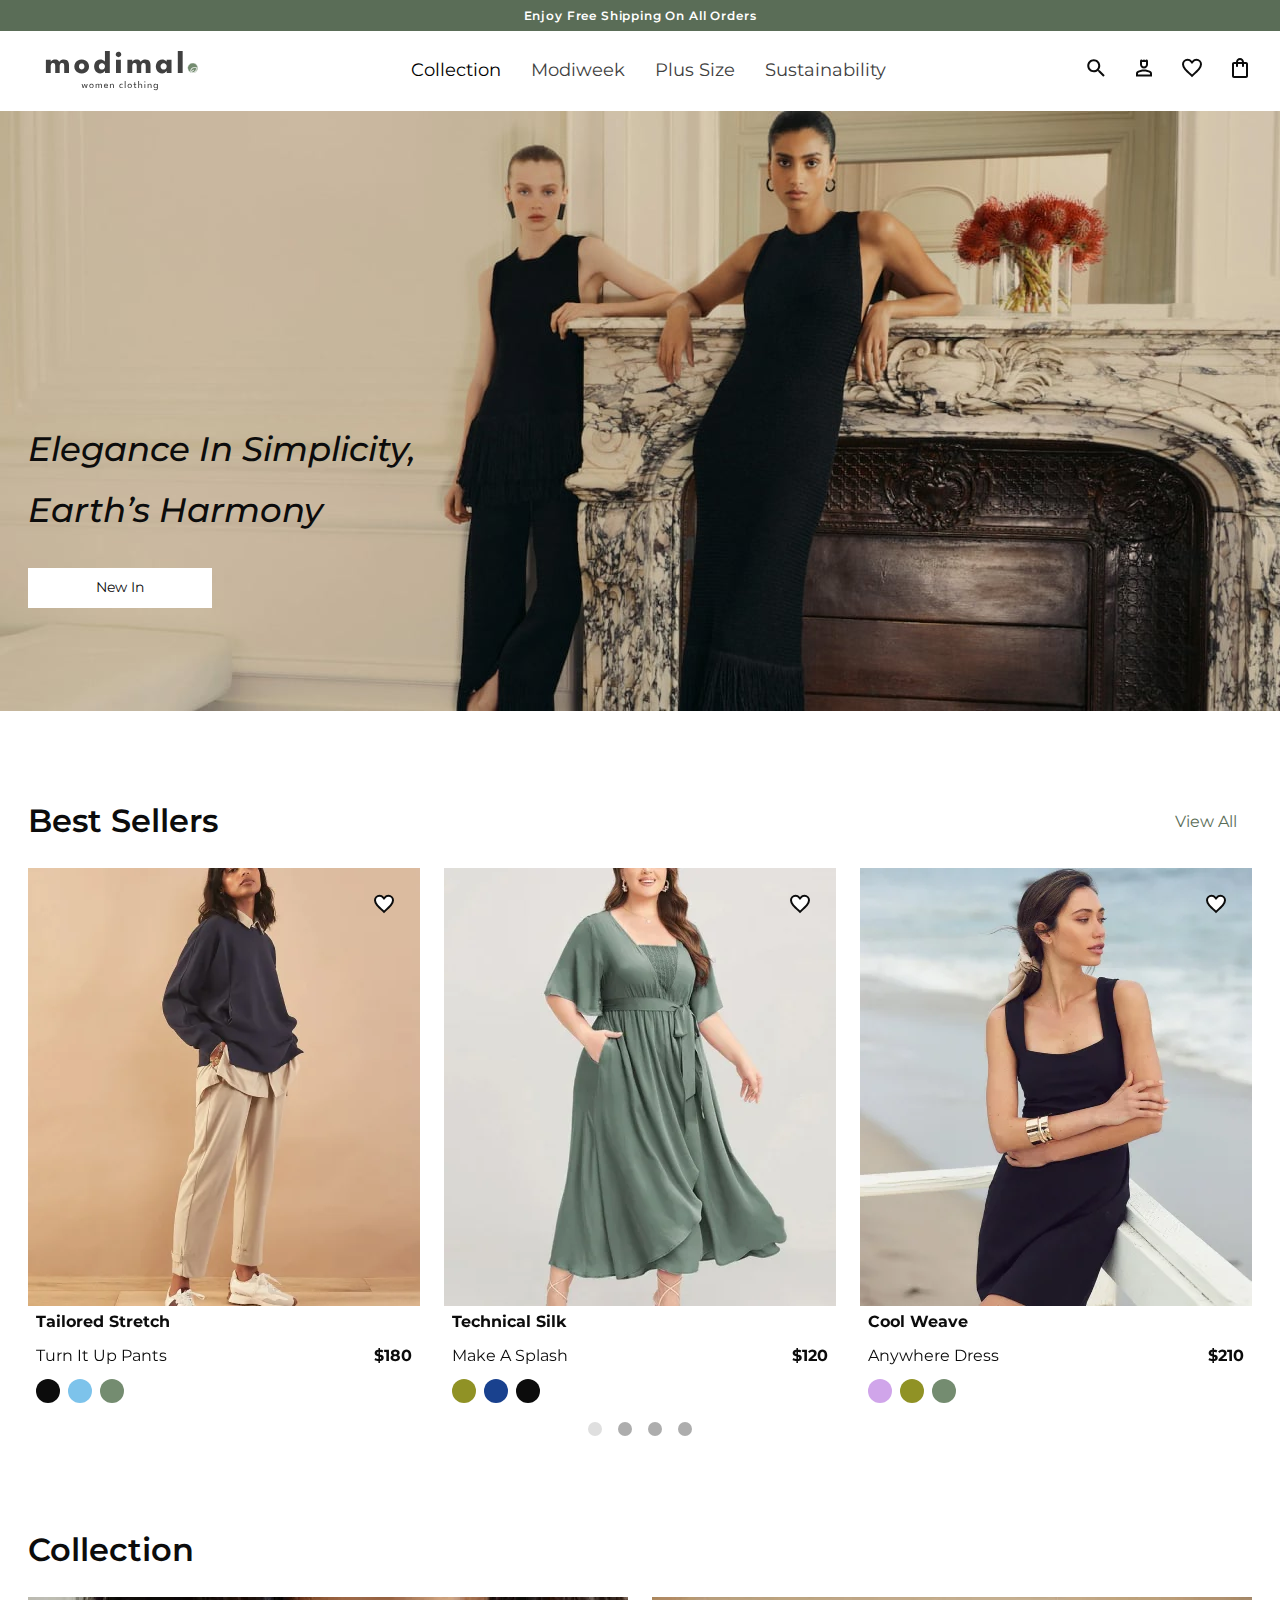
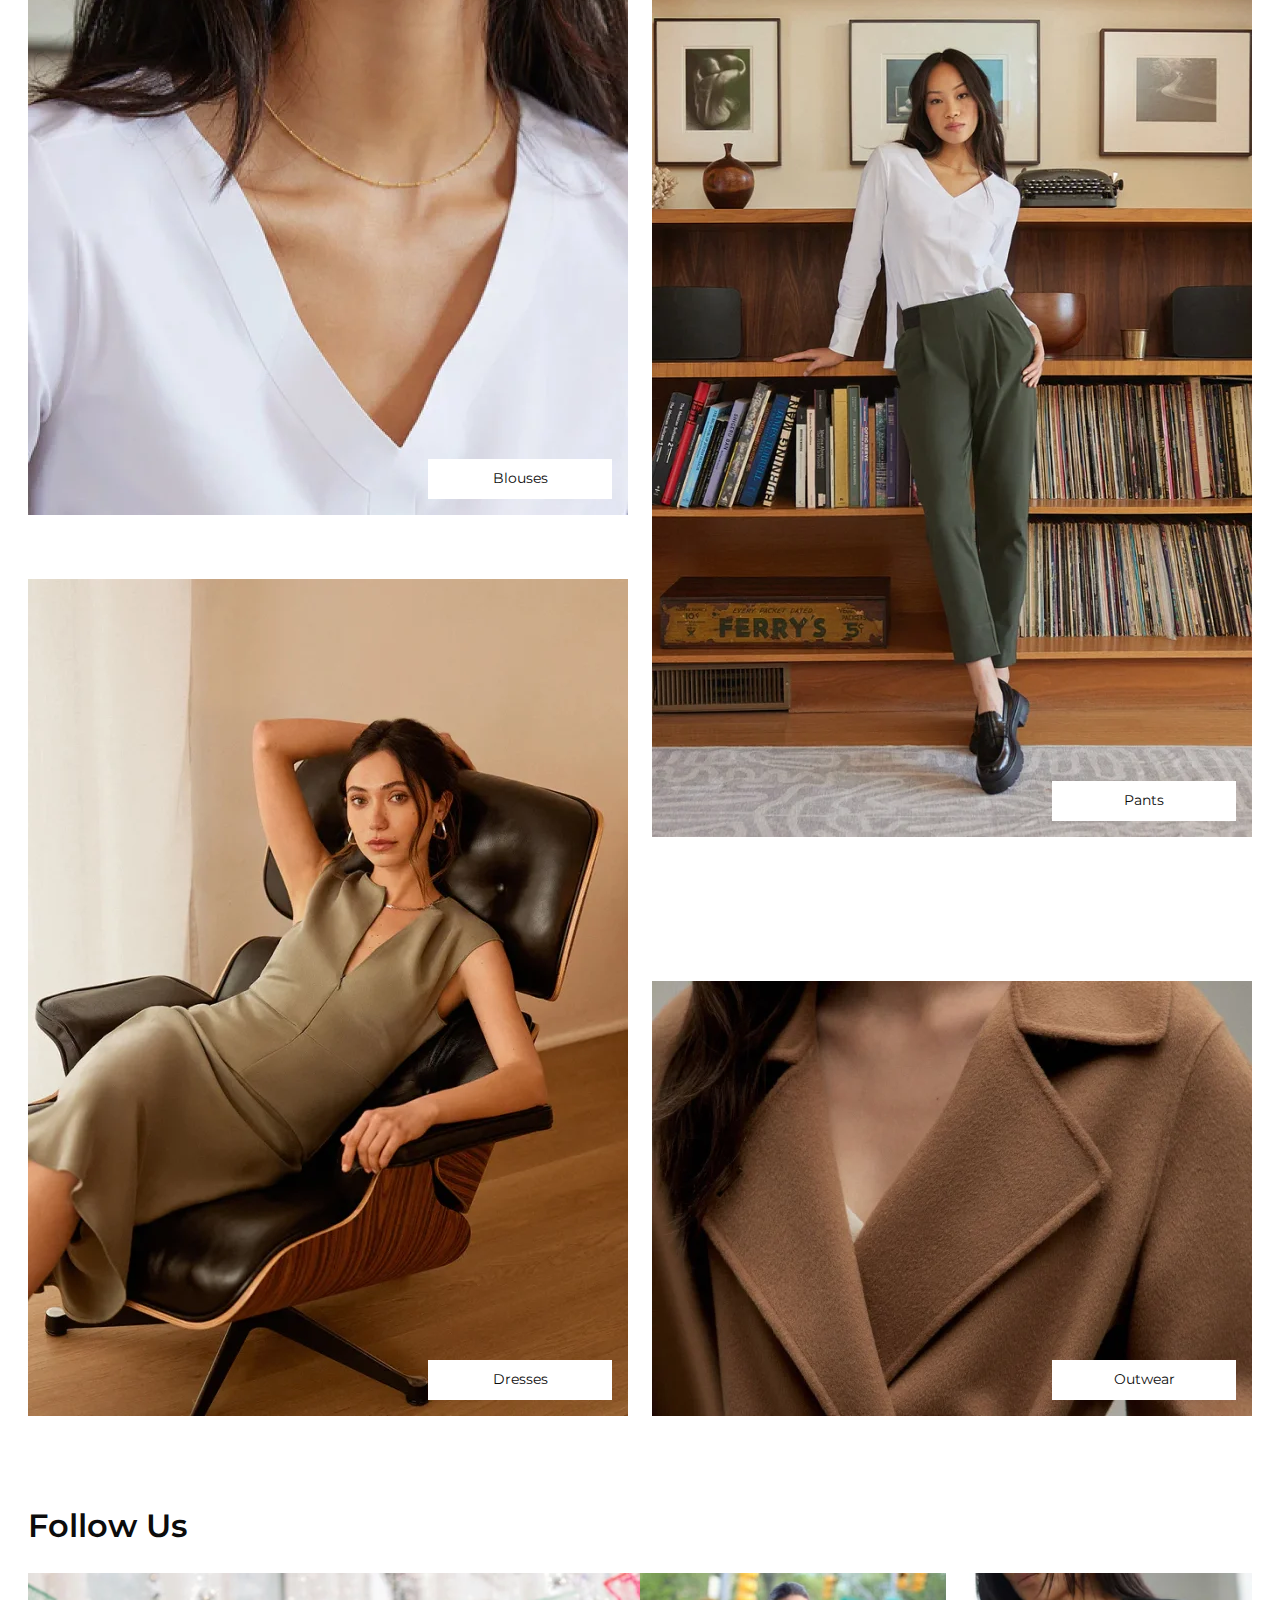
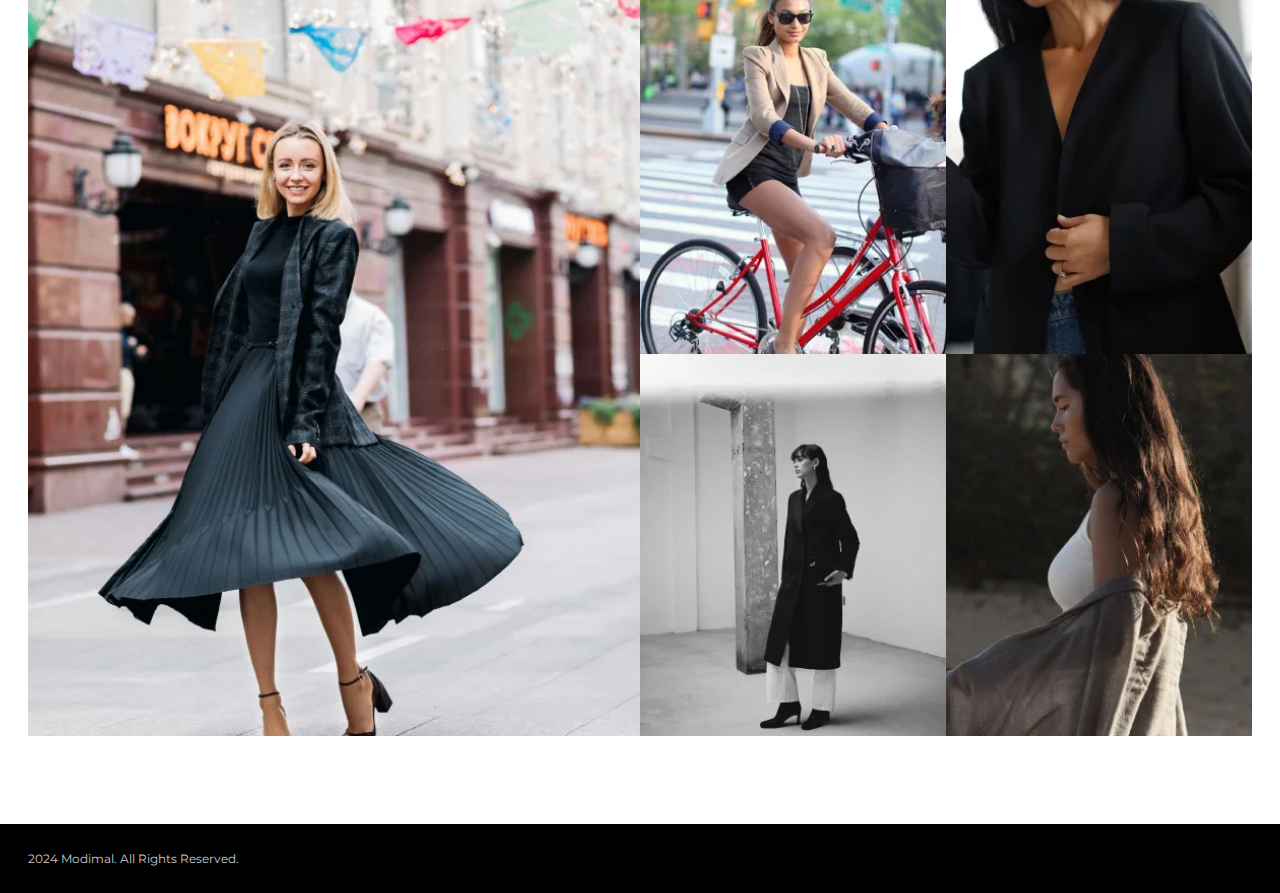
<file: docs/index.html>
<!DOCTYPE html><html lang="en"><head><meta charset="UTF-8"/><meta http-equiv="X-UA-Compatible" content="IE=edge"/><meta name="viewport" content="width=device-width, initial-scale=1.0"/><title>Modimal</title><link rel="stylesheet" href="./css/main.css"/><link rel="icon" type="image/x-icon" href="./img/favicons/favicon.svg"><link rel="apple-touch-icon" sizes="180x180" href="./img/favicons/apple-touch-icon.png"></head><body><section class="top-info"><div class="container"><p>Enjoy Free Shipping On&#160;All Orders</p></div></section><header class="header"><div class="container"><div class="header__row"><div class="header-logo"> <a href="#!" class="logo"><img src="./img/logo/logo.svg" alt="Modimal"></a></div><nav class="header__nav nav"><ul class="nav__list"><li><a href="#!" class="active">Collection</a></li><li><a href="#!">Modiweek</a></li><li><a href="#!">Plus Size</a></li><li><a href="#!">Sustainability</a></li></ul></nav><div class="header_account header_account--first"><ul class="account"> <button class="mobile-nav-btn"><div class="nav-icon"></div></button><li class="account__search"> <a href="#"><svg class="icon icon--search"><use href="./img/svgsprite/sprite.symbol.svg#search"></use></svg></a></li><li> <a href="#"><svg class="icon icon--person"><use href="./img/svgsprite/sprite.symbol.svg#person"></use></svg></a></li></ul></div><div class="header_account"><ul class="account"><li> <a href="#"><svg class="icon icon--favorite"><use href="./img/svgsprite/sprite.symbol.svg#favorite"></use></svg></a></li><li> <a href="#"><svg class="icon icon--bag"><use href="./img/svgsprite/sprite.symbol.svg#bag"></use></svg></a></li></ul></div><div class="header__nav-btn"> <button class="mobile-nav-btn"><div class="nav-icon"></div></button></div></div></div></header><div class="mobile-nav"><div class="mobile__nav-links"><ul class="mobile-links"><li class="mobile-links__parent"> <button class="mobile-links__parent-btn"> <span class="mobile-links__parent-title">collection</span><svg class="mobile-links__parent-btn__icon icon icon--arrow-down"><use href="./img/svgsprite/sprite.symbol.svg#arrow-down"></use></svg></button><div class="mobile-sub"><ul class="mobile-sub-list"><li class="mobile-sub-list__item"> <a href="#!" class="mobile-sub-list__link">shop all</a></li><li class="mobile-sub-list__item"> <a href="#!" class="mobile-sub-list__link">tops & blouses</a></li><li class="mobile-sub-list__item"> <a href="#!" class="mobile-sub-list__link">tees</a></li><li class="mobile-sub-list__item"> <a href="#!" class="mobile-sub-list__link">pants</a></li><li class="mobile-sub-list__item"> <a href="#!" class="mobile-sub-list__link">jackets & outwears</a></li><li class="mobile-sub-list__item"> <a href="#!" class="mobile-sub-list__link">pullovers</a></li><li class="mobile-sub-list__item"> <a href="#!" class="mobile-sub-list__link">dresses & jumpsuits</a></li><li class="mobile-sub-list__item"> <a href="#!" class="mobile-sub-list__link">short & skirts</a></li></ul></div></li><li class="mobile-links__parent"> <button class="mobile-links__parent-btn"> <span class="mobile-links__parent-title">modiweek</span><svg class="mobile-links__parent-btn__icon icon icon--arrow-down"><use href="./img/svgsprite/sprite.symbol.svg#arrow-down"></use></svg></button><div class="mobile-sub"><ul class="mobile-sub-list"><li class="mobile-sub-list__item"> <a href="#!" class="mobile-sub-list__link">shop all</a></li><li class="mobile-sub-list__item"> <a href="#!" class="mobile-sub-list__link">tops & blouses</a></li><li class="mobile-sub-list__item"> <a href="#!" class="mobile-sub-list__link">tees</a></li><li class="mobile-sub-list__item"> <a href="#!" class="mobile-sub-list__link">pants</a></li><li class="mobile-sub-list__item"> <a href="#!" class="mobile-sub-list__link">jackets & outwears</a></li><li class="mobile-sub-list__item"> <a href="#!" class="mobile-sub-list__link">pullovers</a></li><li class="mobile-sub-list__item"> <a href="#!" class="mobile-sub-list__link">dresses & jumpsuits</a></li><li class="mobile-sub-list__item"> <a href="#!" class="mobile-sub-list__link">short & skirts</a></li></ul></div></li><li class="mobile-links__parent"> <button class="mobile-links__parent-btn"> <span class="mobile-links__parent-title">new in</span><svg class="mobile-links__parent-btn__icon icon icon--arrow-down"><use href="./img/svgsprite/sprite.symbol.svg#arrow-down"></use></svg></button><div class="mobile-sub"><ul class="mobile-sub-list"><li class="mobile-sub-list__item"> <a href="#!" class="mobile-sub-list__link">shop all</a></li><li class="mobile-sub-list__item"> <a href="#!" class="mobile-sub-list__link">tops & blouses</a></li><li class="mobile-sub-list__item"> <a href="#!" class="mobile-sub-list__link">tees</a></li><li class="mobile-sub-list__item"> <a href="#!" class="mobile-sub-list__link">pants</a></li><li class="mobile-sub-list__item"> <a href="#!" class="mobile-sub-list__link">jackets & outwears</a></li><li class="mobile-sub-list__item"> <a href="#!" class="mobile-sub-list__link">pullovers</a></li><li class="mobile-sub-list__item"> <a href="#!" class="mobile-sub-list__link">dresses & jumpsuits</a></li><li class="mobile-sub-list__item"> <a href="#!" class="mobile-sub-list__link">short & skirts</a></li></ul></div></li></ul></div><div class="mobile__nav-btns"> <a href="#!" class="btn-outline"><svg class="icon icon--person"><use href="./img/svgsprite/sprite.symbol.svg#person"></use></svg>Log In</a> <a href="#!" class="btn-outline">Create Account</a></div></div><main class="main"><section class="hero"><div class="container"><div class="hero__content"><h1 class="hero__title">Elegance in&#160;simplicity, Earth&#8217;s harmony</h1> <a href="#!" class="btn">New In</a></div></div></section><section class="best"><div class="container"><div class="best__title-wrapper"><h2 class="best__title title">Best Sellers</h2><div class="best__link"> <a href="#!" class="btn--small">View All</a></div></div><div class="best__cards"><div class="swiper"><div class="swiper-wrapper"><div class="swiper-slide"><article class="card"><div class="card__fav--btn"> <button class="card__btn-fav"><svg class="icon icon--favorite"><use href="./img/svgsprite/sprite.symbol.svg#favorite"></use></svg></button></div><div class="card__picture"><picture><source srcset="./img/best/best-01.webp 1x, ./img/best/best-01@2x.webp 2x" type="image/webp"><source srcset="./img/best/best-01.jpg 1x, ./img/best/best-01@2x.jpg 2x" type="image/jpeg"> <img src="./img/best/best-01.jpg" alt="tailored stretch" class="card__img"></picture></div><div class="card__body"><h3 class="card__title"><a href="#!">tailored stretch</a></h3><div class="card__cols"><div class="card__desc">turn it&#160;up&#160;pants</div><div class="card__price">$180</div></div><div class="card__colors"><div class="color color--black"></div><div class="color color--blue"></div><div class="color color--green"></div></div></div></article></div><div class="swiper-slide"><article class="card"><div class="card__fav--btn"> <button class="card__btn-fav"><svg class="icon icon--favorite"><use href="./img/svgsprite/sprite.symbol.svg#favorite"></use></svg></button></div><div class="card__picture"><picture><source srcset="./img/best/best-02.webp 1x, ./img/best/best-02@2x.webp 2x" type="image/webp"><source srcset="./img/best/best-02.jpg 1x, ./img/best/best-02@2x.jpg 2x" type="image/jpeg"> <img src="./img/best/best-02.jpg" alt="tailored stretch" class="card__img"></picture></div><div class="card__body"><h3 class="card__title"><a href="#!">Technical Silk</a></h3><div class="card__cols"><div class="card__desc">Make A&#160;Splash</div><div class="card__price">$120</div></div><div class="card__colors"><div class="color color--olive"></div><div class="color color--navy"></div><div class="color color--black"></div></div></div></article></div><div class="swiper-slide"><article class="card"><div class="card__fav--btn"> <button class="card__btn-fav"><svg class="icon icon--favorite"><use href="./img/svgsprite/sprite.symbol.svg#favorite"></use></svg></button></div><div class="card__picture"><picture><source srcset="./img/best/best-03.webp 1x, ./img/best/best-03@2x.webp 2x" type="image/webp"><source srcset="./img/best/best-03.jpg 1x, ./img/best/best-03@2x.jpg 2x" type="image/jpeg"> <img src="./img/best/best-03.jpg" alt="tailored stretch" class="card__img"></picture></div><div class="card__body"><h3 class="card__title"><a href="#!">Cool Weave</a></h3><div class="card__cols"><div class="card__desc">Anywhere Dress</div><div class="card__price">$210</div></div><div class="card__colors"><div class="color color--pink"></div><div class="color color--olive"></div><div class="color color--green"></div></div></div></article></div><div class="swiper-slide"><article class="card"><div class="card__fav--btn"> <button class="card__btn-fav"><svg class="icon icon--favorite"><use href="./img/svgsprite/sprite.symbol.svg#favorite"></use></svg></button></div><div class="card__picture"><picture><source srcset="./img/best/best-04.webp 1x, ./img/best/best-04@2x.webp 2x" type="image/webp"><source srcset="./img/best/best-04.jpg 1x, ./img/best/best-04@2x.jpg 2x" type="image/jpeg"> <img src="./img/best/best-04.jpg" alt="tailored stretch" class="card__img"></picture></div><div class="card__body"><h3 class="card__title"><a href="#!">Cool Dress</a></h3><div class="card__cols"><div class="card__desc">turn it&#160;up&#160;pants</div><div class="card__price">$180</div></div><div class="card__colors"><div class="color color--white"></div><div class="color color--black"></div><div class="color color--green"></div></div></div></article></div><div class="swiper-slide"><article class="card"><div class="card__fav--btn"> <button class="card__btn-fav"><svg class="icon icon--favorite"><use href="./img/svgsprite/sprite.symbol.svg#favorite"></use></svg></button></div><div class="card__picture"><picture><source srcset="./img/best/best-05.webp 1x, ./img/best/best-05@2x.webp 2x" type="image/webp"><source srcset="./img/best/best-05.jpg 1x, ./img/best/best-05@2x.jpg 2x" type="image/jpeg"> <img src="./img/best/best-05.jpg" alt="tailored stretch" class="card__img"></picture></div><div class="card__body"><h3 class="card__title"><a href="#!">Cool Blause</a></h3><div class="card__cols"><div class="card__desc">Make A&#160;Splash</div><div class="card__price">$120</div></div><div class="card__colors"><div class="color color--blue"></div><div class="color color--white"></div><div class="color color--green"></div></div></div></article></div><div class="swiper-slide"><article class="card"><div class="card__fav--btn"> <button class="card__btn-fav"><svg class="icon icon--favorite"><use href="./img/svgsprite/sprite.symbol.svg#favorite"></use></svg></button></div><div class="card__picture"><picture><source srcset="./img/best/best-06.webp 1x, ./img/best/best-06@2x.webp 2x" type="image/webp"><source srcset="./img/best/best-06.jpg 1x, ./img/best/best-06@2x.jpg 2x" type="image/jpeg"> <img src="./img/best/best-06.jpg" alt="tailored stretch" class="card__img"></picture></div><div class="card__body"><h3 class="card__title"><a href="#!">Summer Dress</a></h3><div class="card__cols"><div class="card__desc">Anywhere Dress</div><div class="card__price">$210</div></div><div class="card__colors"><div class="color color--white"></div><div class="color color--olive"></div><div class="color color--green"></div></div></div></article></div></div><div class="swiper-pagination"></div></div></div></div></section><section class="collection"><div class="container"><h2 class="collection__title title">Collection</h2><div class="collection__cols"><div class="collection__col"><article class="card-collection"><picture><source srcset="./img/collection/collection-01.webp 1x, ./img/collection/collection-01@2x.webp 2x" type="image/webp"><source srcset="./img/collection/collection-01.jpg 1x, ./img/collection/collection-01@2x.jpg 2x" type="image/jpeg"> <img src="./img/collection/collection-01.jpg" alt="" class="card-collection__img"></picture><div class="card-collection__link"> <a href="#!" class="btn btn--mobile-wide">Blouses</a></div></article><article class="card-collection"><picture><source srcset="./img/collection/collection-02.webp 1x, ./img/collection/collection-02@2x.webp 2x" type="image/webp"><source srcset="./img/collection/collection-02.jpg 1x, ./img/collection/collection-02@2x.jpg 2x" type="image/jpeg"> <img src="./img/collection/collection-02.jpg" alt="" class="card-collection__img"></picture><div class="card-collection__link"> <a href="#!" class="btn btn--mobile-wide">Dresses</a></div></article></div><div class="collection__col"><article class="card-collection"><picture><source srcset="./img/collection/collection-03.webp 1x, ./img/collection/collection-03@2x.webp 2x" type="image/webp"><source srcset="./img/collection/collection-03.jpg 1x, ./img/collection/collection-03@2x.jpg 2x" type="image/jpeg"> <img src="./img/collection/collection-03.jpg" alt="" class="card-collection__img"></picture><div class="card-collection__link"> <a href="#!" class="btn btn--mobile-wide">Pants</a></div></article><article class="card-collection"><picture><source srcset="./img/collection/collection-04.webp 1x, ./img/collection/collection-04@2x.webp 2x" type="image/webp"><source srcset="./img/collection/collection-04.jpg 1x, ./img/collection/collection-04@2x.jpg 2x" type="image/jpeg"> <img src="./img/collection/collection-04.jpg" alt="" class="card-collection__img"></picture><div class="card-collection__link"> <a href="#!" class="btn btn--mobile-wide">Outwear</a></div></article></div></div></div></section><section class="follow"><div class="container"><h2 class="follow__title title">Follow Us</h2><div class="follow__grid"><picture><source srcset="./img/follow/follow-01.webp 1x, ./img/follow/follow-01@2x.webp 2x" type="image/webp"><source srcset="./img/follow/follow-01.jpg 1x, ./img/follow/follow-01@2x.jpg 2x" type="image/jpeg"> <img src="./img/follow/follow-01.jpg" alt="Follow Us" class="follow__img"></picture><picture><source srcset="./img/follow/follow-02.webp 1x, ./img/follow/follow-02@2x.webp 2x" type="image/webp"><source srcset="./img/follow/follow-02.jpg 1x, ./img/follow/follow-02@2x.jpg 2x" type="image/jpeg"> <img src="./img/follow/follow-02.jpg" alt="Follow Us" class="follow__img"></picture><picture><source srcset="./img/follow/follow-03.webp 1x, ./img/follow/follow-03@2x.webp 2x" type="image/webp"><source srcset="./img/follow/follow-03.jpg 1x, ./img/follow/follow-03@2x.jpg 2x" type="image/jpeg"> <img src="./img/follow/follow-03.jpg" alt="Follow Us" class="follow__img"></picture><picture><source srcset="./img/follow/follow-04.webp 1x, ./img/follow/follow-04@2x.webp 2x" type="image/webp"><source srcset="./img/follow/follow-04.jpg 1x, ./img/follow/follow-04@2x.jpg 2x" type="image/jpeg"> <img src="./img/follow/follow-04.jpg" alt="Follow Us" class="follow__img"></picture><picture><source srcset="./img/follow/follow-05.webp 1x, ./img/follow/follow-05@2x.webp 2x" type="image/webp"><source srcset="./img/follow/follow-05.jpg 1x, ./img/follow/follow-05@2x.jpg 2x" type="image/jpeg"> <img src="./img/follow/follow-05.jpg" alt="Follow Us" class="follow__img"></picture></div></div></section></main><footer class="footer"><div class="container"><div class="footer__copyright"><p>2024 modimal. All Rights Reserved.</p></div></div></footer><script src="./js/index.bundle.js"></script></body></html>
</file>
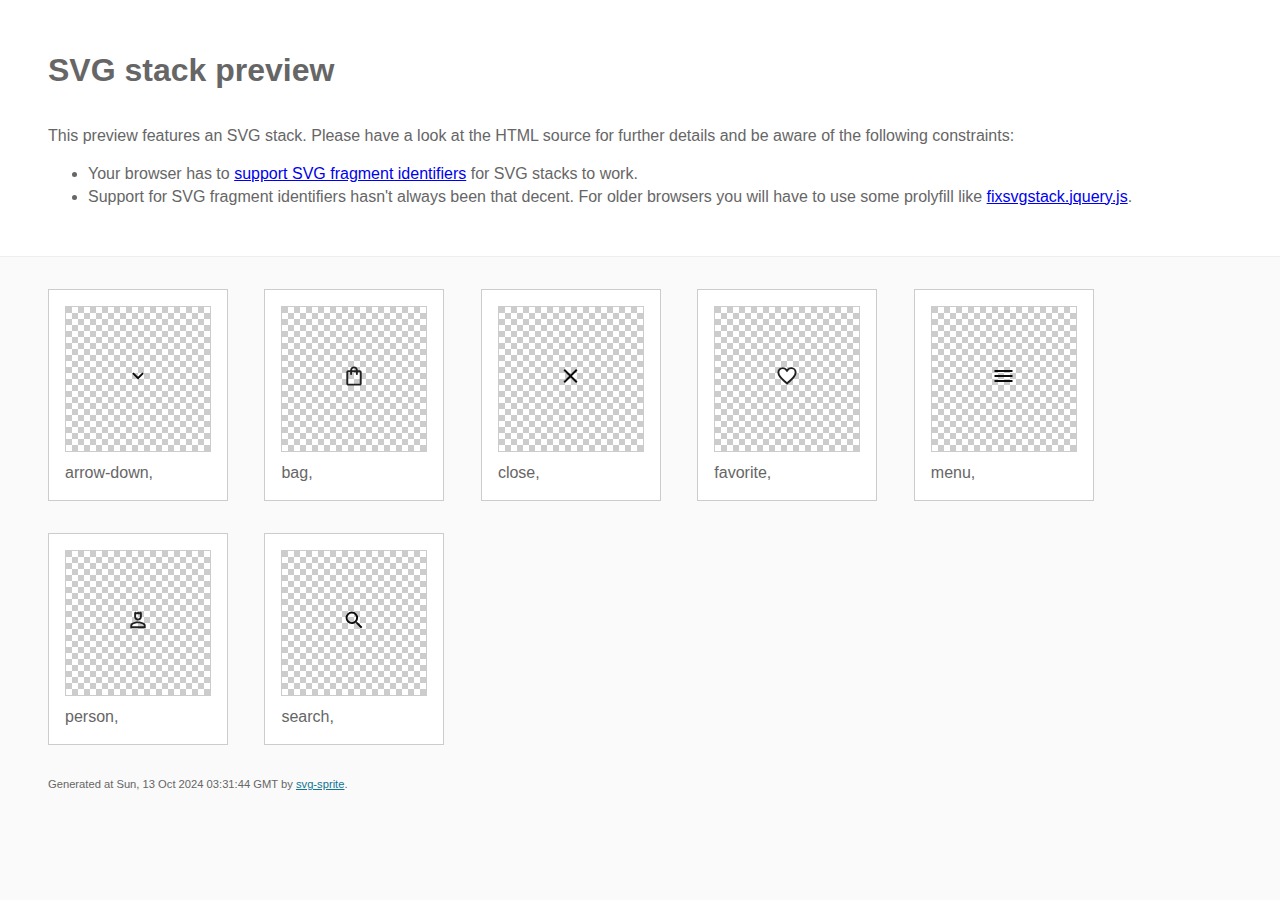
<file: docs/img/svgsprite/stack/sprite.stack.html>
<!doctype html>
<html lang="en">
    <head>
        <meta charset="utf-8">
        <title>SVG stack preview | svg-sprite</title>
        <style>
            body {
                padding: 0;
                margin: 0;
                color: #666;
                background: #fafafa;
                font-family: Arial, Helvetica, sans-serif;
                font-size: 1em;
                line-height: 1.4;
            }

            header {
                display: block;
                padding: 3em 3em 2em;
                background-color: #fff;
            }

            header p {
                margin: 2em 0 0;
            }

            section {
                border-top: 1px solid #eee;
                padding: 2em 3em 0;
            }

            section ul {
                margin: 0;
                padding: 0;
            }

            section li {
                display: inline-block;
                background-color: #fff;
                position: relative;
                margin: 0 2em 2em 0;
                vertical-align: top;
                border: 1px solid #ccc;
                padding: 1em 1em 3em;
                cursor: default;
            }

            .icon-box {
                margin: 0;
                width: 144px;
                height: 144px;
                position: relative;
                background: #ccc url("data:image/svg+xml,%3Csvg xmlns='http://www.w3.org/2000/svg' width='12' height='12'%3E%3Cpath fill='%23fff' d='M6 0h6v6H6zM0 6h6v6H0z'/%3E%3C/svg%3E") top left repeat;
                border: 1px solid #ccc;
                display: table-cell;
                vertical-align: middle;
                text-align: center;
            }

            .icon {
                display: inline-block;
            }

            h1 {
                margin-top: 0;
            }

            h2 {
                margin: 0;
                padding: 0;
                font-size: 1em;
                font-weight: 400;
                white-space: nowrap;
                overflow: hidden;
                text-overflow: ellipsis;
                position: absolute;
                left: 1em;
                right: 1em;
                bottom: 1em;
            }

            footer {
                display: block;
                margin: 0;
                padding: 0 3em 3em;
            }

            footer p {
                margin: 0;
                font-size: .7em;
            }

            footer a {
                color: #0f7595;
                margin-left: 0;
            }
        </style>

<!--
Sprite shape dimensions
====================================================================================================
You will need to set the sprite shape dimensions via CSS when you use them as stack SVGs, otherwise
they would become a huge 100% in size. You may use the following dimension classes for doing so.
They might well be outsourced to an external stylesheet of course.
-->

<style>
 .svg-arrow-down-dims { width: 24px; height: 24px; }
 .svg-bag-dims { width: 24px; height: 24px; }
 .svg-close-dims { width: 25px; height: 24px; }
 .svg-favorite-dims { width: 24px; height: 24px; }
 .svg-menu-dims { width: 25px; height: 24px; }
 .svg-person-dims { width: 24px; height: 24px; }
 .svg-search-dims { width: 24px; height: 24px; }
</style>

<!--
====================================================================================================
-->

    </head>
    <body>
        <header>
            <h1>SVG stack preview</h1>
            <p>This preview features an SVG stack. Please have a look at the HTML source for further details and be aware of the following constraints:</p>
            <ul>
                <li>Your browser has to <a href="https://caniuse.com/svg-fragment" target="_blank" rel="noopener noreferrer">support SVG fragment identifiers</a> for SVG stacks to work.</li>
                <li>Support for SVG fragment identifiers hasn't always been that decent. For older browsers you will have to use some prolyfill like <a href="https://github.com/preciousforever/SVG-Stacker/blob/master/fixsvgstack.jquery.js" target="_blank" rel="noopener noreferrer">fixsvgstack.jquery.js</a>.</li>
            </ul>
        </header>
        <section>

<!--
SVG stack
====================================================================================================
These SVG images make use of fragment identifiers (IDs) to reference certain portions of the
external sprite. By default, all shapes inside the sprite are hidden by CSS. The `:target` pseudo
selector is used to show the very shape that is referenced by the fragment identifier.
-->

            <ul>

             <li title="arrow-down">
                    <div class="icon-box">
                        <img src="svg/sprite.stack.svg#arrow-down" class="svg-arrow-down-dims" alt="arrow-down">
                    </div>
                    <h2>arrow-down, </h2>
                </li>
             <li title="bag">
                    <div class="icon-box">
                        <img src="svg/sprite.stack.svg#bag" class="svg-bag-dims" alt="bag">
                    </div>
                    <h2>bag, </h2>
                </li>
             <li title="close">
                    <div class="icon-box">
                        <img src="svg/sprite.stack.svg#close" class="svg-close-dims" alt="close">
                    </div>
                    <h2>close, </h2>
                </li>
             <li title="favorite">
                    <div class="icon-box">
                        <img src="svg/sprite.stack.svg#favorite" class="svg-favorite-dims" alt="favorite">
                    </div>
                    <h2>favorite, </h2>
                </li>
             <li title="menu">
                    <div class="icon-box">
                        <img src="svg/sprite.stack.svg#menu" class="svg-menu-dims" alt="menu">
                    </div>
                    <h2>menu, </h2>
                </li>
             <li title="person">
                    <div class="icon-box">
                        <img src="svg/sprite.stack.svg#person" class="svg-person-dims" alt="person">
                    </div>
                    <h2>person, </h2>
                </li>
             <li title="search">
                    <div class="icon-box">
                        <img src="svg/sprite.stack.svg#search" class="svg-search-dims" alt="search">
                    </div>
                    <h2>search, </h2>
                </li>
         </ul>

<!--
====================================================================================================
-->

        </section>
        <footer>
            <p>Generated at Sun, 13 Oct 2024 03:31:44 GMT by <a href="https://github.com/svg-sprite/svg-sprite" target="_blank" rel="noopener noreferrer">svg-sprite</a>.</p>
        </footer>
    </body>
</html>
</file>
<file: docs/css/main.css>
@charset "UTF-8";@import url(https://fonts.googleapis.com/css?family=Montserrat:100,200,300,regular,500,600,700,800,900,100italic,200italic,300italic,italic,500italic,600italic,700italic,800italic,900italic);*{padding:0;margin:0;border:0}*,::after,::before{-webkit-box-sizing:border-box;box-sizing:border-box}a,a:hover,a:link,a:visited{text-decoration:none}aside,footer,header,legend,main,nav,section{display:block}h1,h2,h3,h4,h5,h6,p{font-size:inherit;font-weight:inherit}ul,ul li{list-style:none}img{vertical-align:top}img,svg{max-width:100%;height:auto}address{font-style:normal}input,select,textarea{background-color:transparent}button,input,select,textarea{font-family:inherit;font-size:inherit;color:inherit}input::-ms-clear{display:none}button,input[type=submit]{display:inline-block;-webkit-box-shadow:none;box-shadow:none;background-color:transparent;background:0 0;cursor:pointer}button:active,button:focus,input:active,input:focus{outline:0}button::-moz-focus-inner{padding:0;border:0}label{cursor:pointer}:root{--container-width:1254px;--container-padding:15px;--font-main:"Montserrat", sans-serif;--font-accent:"Montserrat", sans-serif;--font-titles:var(--font-accent);--page-bg:#fff;--text-color:#000;--accent:#ac182c;--link-color:#2578c8;--laptop-size:1199px;--tablet-size:959px;--mobile-size:599px;--primary:#748c70;--black:#0c0c0c;--white:#fff;--primary-primary25:#f0f2ef;--primary-primary50:#d1d9cf;--primary-primary100:#b2bfaf;--primary-primary200:#a2b39f;--primary-primary300:#93a690;--primary-primary400:#839980;--primary-primary-600:#5a6d57;--primary-primary-700:#404e3e;--primary-primary750:#343e32;--primary-primary800:#272f25;--primary-primary900:#0d100c;--neutral-backgroundfaf9f5:#faf9f5;--neutral-graydfdfdf:#dfdfdf;--neutral-grayededed:#ededed;--neutral-grayf9f9f9:#f9f9f9;--neutral-graycbcbcb:#cbcbcb;--neutral-grayadadad:#adadad;--neutral-gray868686:#868686;--neutral-gray606060:#606060;--neutral-gray404040:#404040;--neutral-gray202020:#202020;--neutral-gray0c0c0c:#0c0c0c;--state-color-warning-bg:#f7e4c9;--state-color-warning-light:#ecbb77;--state-color-warning:#e09126;--state-color-error-bg:#fff2f2;--state-color-error-light:#ed2e2e;--state-color-error:#c30000;--state-color-success-bg:#f3fdfa;--state-color-success-light:#00ba88;--state-color-success:#00966d;--font-family:"Montserrat", sans-serif}.dark{--page-bg:#252526;--text-color:#fff}html{scroll-behavior:smooth;background-color:#272727}body{background-color:var(--page-bg);color:var(--text-color);font-family:var(--font-main);text-wrap:balance}img{display:block}a{color:var(--link-color)}code,pre.code{background-color:#e9f1f6;padding:.2rem;border-radius:4px}pre.code{overflow-x:auto;padding:1rem}.docs{display:grid;line-height:1.5}.docs p{margin:1rem 0}.docs ol,.docs ul{padding-left:2rem}.docs ol li,.docs ul li{list-style:disc;margin-bottom:.5rem}.docs ol li{list-style:decimal}.docs section,.docs section.docs{padding:40px 0}.docs section+section{border-top:1px solid #dae5e9}.docs small{font-size:1rem;color:#acacac}.docs .title-1:first-child,.docs .title-2:first-child{margin-top:0!important}.test,.test-2{width:600px;height:300px;margin:50px auto;background-color:#999;background-position:center center;background-size:cover;background-repeat:no-repeat}.test{background-image:url(./../img/project-02.jpg)}.test-2{background-image:-webkit-image-set(url(./../img/project-02.jpg) 1x,url(./../img/project-02@2x.jpg) 2x);background-image:image-set(url(./../img/project-02.jpg) 1x,url(./../img/project-02@2x.jpg) 2x)}.font-1{font-family:"Montserrat";font-weight:700;font-style:italic}.font-2{font-family:"FirasansBook";font-weight:400}.none{display:none!important}.visually-hidden{position:absolute;width:1px;height:1px;margin:-1px;border:0;padding:0;white-space:nowrap;-webkit-clip-path:inset(100%);clip-path:inset(100%);clip:rect(0 0 0 0);overflow:hidden}.no-scroll{overflow-y:hidden}.text-left{text-align:left}.text-right{text-align:right}.text-center{text-align:center}.d-flex{display:-webkit-box;display:-ms-flexbox;display:flex}.flex-center{-webkit-box-pack:center;-ms-flex-pack:center;justify-content:center}.content-demo{margin-bottom:5rem;padding:1rem;background-color:#dadada}.container,.container-full{padding:0 var(--container-padding)}.container{margin:0 auto;max-width:var(--container-width);width:100%}.container-full{max-width:100%}.container-left-50,.container-right-50{padding:0 var(--container-padding);max-width:50%}.container-right-50{margin-left:auto}.container-right{padding-left:calc((100% - var(--container-width))/2 + var(--container-padding))}.container-left{padding-right:calc((100% - var(--container-width))/2 + var(--container-padding))}.container-half-left{padding-right:calc((100% - var(--container-width))/2 + var(--container-width)/2);padding-left:calc((100% - var(--container-width))/2 + var(--container-padding))}.container-half-right{padding-left:calc((100% - var(--container-width))/2 + var(--container-width)/2);padding-right:calc((100% - var(--container-width))/2 + var(--container-padding))}.account,body,html{display:-webkit-box;display:-ms-flexbox;display:flex}body,html{min-height:100vh;-webkit-box-orient:vertical;-webkit-box-direction:normal;-ms-flex-direction:column;flex-direction:column}.account{-webkit-box-align:center;-ms-flex-align:center;align-items:center;gap:24px}.account a{display:inline-block;-webkit-transition:all .2s ease-in;transition:all .2s ease-in}.account a:hover{background:var(--neutral-grayededed)}.account__menu{display:none}.best__title-wrapper{margin-bottom:24px;display:-webkit-box;display:-ms-flexbox;display:flex;-webkit-box-pack:justify;-ms-flex-pack:justify;justify-content:space-between;-webkit-box-align:center;-ms-flex-align:center;align-items:center}.best__title-wrapper a{color:var(--primary-primary-600)}.btn,a.btn{display:inline-block;padding:8px;min-width:184px;height:40px;background:var(--white);-webkit-transition:background .35s;transition:background .35s;font-family:var(--font-family);font-weight:400;font-size:14px;line-height:171%;text-transform:capitalize;text-align:center;color:var(--black)}.btn--small,a.btn--small{min-width:unset;padding-left:15px;padding-right:15px}.btn:hover,a.btn:hover{background:#e8e8e8}.btn-outline,a.btn-outline{border:1px solid var(--primary-primary-600);padding:8px 16px;height:40px;display:-webkit-box;display:-ms-flexbox;display:flex;gap:4px;-webkit-box-align:center;-ms-flex-align:center;align-items:center;-webkit-box-pack:center;-ms-flex-pack:center;justify-content:center;font-family:var(--font-family);font-weight:400;font-size:14px;line-height:171%;text-transform:capitalize;text-align:center;color:var(--primary-primary-600);-webkit-transition:all .35s;transition:all .35s}.btn-outline:hover,a.btn-outline:hover{color:#5e8553;background-color:#e4e4e4}.card-collection{position:relative}.card-collection__link{position:absolute;bottom:16px;right:16px}.card-collection__link .btn::after,.card__title a::after{content:"";position:absolute;left:0;top:0;width:100%;height:100%}.card{position:relative}.card__fav--btn{position:absolute;top:24px;right:24px;z-index:9}.card__btn-fav--selected .icon--favorite:hover,.card__btn-fav:hover .icon--favorite{stroke:var(--state-color-error)}.card__btn-fav--selected .icon--favorite{stroke:var(--state-color-error);fill:var(--state-color-error)}.card__body{padding:5.5px 8px;display:grid;gap:8px}.card__title{font-family:var(--font-family);font-weight:700;font-size:16px;line-height:140%;text-transform:capitalize}.card__title,.card__title a{color:var(--black)}.card__cols{display:grid;grid-template-columns:1fr auto;gap:12px}.card__desc,.card__price{font-family:var(--font-family);font-size:16px;line-height:180%;text-transform:capitalize;color:var(--black)}.card__desc{font-weight:400;white-space:nowrap}.card__price{text-align:right;font-weight:700}.card__colors{display:-webkit-box;display:-ms-flexbox;display:flex;gap:8px;-webkit-box-align:center;-ms-flex-align:center;align-items:center}.collection__title{margin-bottom:24px}.collection__cols{display:grid;grid-template-columns:1fr 1fr;gap:24px}.collection__col{display:-webkit-box;display:-ms-flexbox;display:flex;-webkit-box-orient:vertical;-webkit-box-direction:normal;-ms-flex-direction:column;flex-direction:column;gap:64px;-webkit-box-pack:justify;-ms-flex-pack:justify;justify-content:space-between}.color{width:24px;height:24px;border-radius:50%;background:gray}.color--black{background-color:var(--black)}.color--blue{background-color:#7dc3eb}.color--green{background-color:var(--primary)}.color--olive{background-color:#909225}.color--navy{background-color:#19418e}.color--pink{background-color:#d0a5ea}.color--white{background-color:#fff;border:2px solid #d0d0d0}.follow__title{margin-bottom:24px}.follow__grid{display:grid;grid-template-columns:repeat(4,1fr);grid-template-rows:1fr 1fr}.follow__grid>:first-child{grid-column:span 2;grid-row:span 2}.follow__grid img{width:100%;height:100%;-o-object-fit:cover;object-fit:cover}.footer{margin-top:88px;padding:24px 0;background-color:#000;font-family:var(--font-family);font-weight:400;font-size:12px;line-height:180%;text-transform:capitalize;color:var(--neutral-graycbcbcb)}.header{padding:16px 0 18px;position:relative;z-index:200;background-color:#fff}.header__row{display:-webkit-box;display:-ms-flexbox;display:flex;-webkit-box-pack:justify;-ms-flex-pack:justify;justify-content:space-between;-webkit-box-align:center;-ms-flex-align:center;align-items:center}.header-logo{-ms-flex-negative:0;flex-shrink:0}.header__nav{margin-left:auto}.header_account--first{margin-left:auto;margin-right:24px}.count{display:-webkit-box;display:-ms-flexbox;display:flex}.header__nav-btn{display:none}.hero{height:600px;background-color:#999;background-image:url(./../img/hero/hero.jpg);background-position:30% center;background-size:cover;background-repeat:no-repeat;padding-bottom:103px}.hero .container{height:100%}.hero__content{height:100%;display:-webkit-box;display:-ms-flexbox;display:flex;-webkit-box-orient:vertical;-webkit-box-direction:normal;-ms-flex-direction:column;flex-direction:column;-webkit-box-pack:end;-ms-flex-pack:end;justify-content:flex-end;-webkit-box-align:start;-ms-flex-align:start;align-items:flex-start;gap:27px}.hero__title{font-family:var(--font-family);font-style:italic;font-weight:500;font-size:34px;line-height:180%;text-transform:capitalize;color:var(--black);max-width:494px}.icons-wrapper{padding:30px 0;display:-webkit-box;display:-ms-flexbox;display:flex;-webkit-column-gap:30px;-moz-column-gap:30px;column-gap:30px}.icon{fill:transparent;stroke:transparent;width:24px;height:24px}.icon--person,.icon--search{fill:#0c0c0c}.icon--favorite{stroke:#0c0c0c;fill:#fff}.icon--arrow-down,.icon--bag,.icon--menu{fill:#0c0c0c}.logo{font-size:32px}.main,.mobile-nav{display:-webkit-box;display:-ms-flexbox;display:flex;-webkit-box-orient:vertical;-webkit-box-direction:normal;-ms-flex-direction:column;flex-direction:column}.main{gap:88px}.mobile-nav{position:fixed;top:-100%;width:100%;height:100%;z-index:99;padding:106px 20px 56px;background:#fff;-webkit-transition:all .2s ease-in;transition:all .2s ease-in;overflow-y:auto}.mobile-nav--open{top:0}.mobile-nav a,.nav__list a.active{color:#000}.mobile__nav-links{margin-bottom:84px}.mobile-links{display:grid;gap:32px}.mobile-links__parent{border-bottom:1px solid #0c0c0c}.mobile-links__parent-btn{width:100%;display:-webkit-box;display:-ms-flexbox;display:flex;-webkit-box-pack:justify;-ms-flex-pack:justify;justify-content:space-between}.mobile-links__parent-title{font-family:var(--font-family);font-weight:400;font-size:14px;line-height:180%;text-transform:capitalize;color:var(--black)}.mobile-links__parent-btn__icon{-webkit-transition:.2s;transition:.2s}.active .mobile-links__parent-btn__icon{-webkit-transform:rotate(-180deg);-ms-transform:rotate(-180deg);transform:rotate(-180deg)}.mobile-sub{max-height:0;overflow:hidden;-webkit-transition:all .2s ease-in;transition:all .2s ease-in}.mobile-sub-list{display:grid;gap:16px;padding:24px 0 16px 32px}.mobile-sub-list__item{font-family:var(--font-family);font-weight:400;font-size:14px;line-height:180%;text-transform:capitalize;color:var(--neutral-gray404040)}.mobile-sub-list__link{color:var(--neutral-gray404040);padding-top:7px;width:100%;display:inline-block;-webkit-transition:color .25s ease-in-out;transition:color .25s ease-in-out}.mobile-sub-list__link:hover{color:#a1a1a1}.mobile__nav-btns{border-top:1px solid var(--neutral-graycbcbcb);padding-top:14px;display:grid;grid-template-columns:1fr 1fr;gap:16px;margin-top:auto}.mobile-nav-btn{--time:0.1s;--width:18px;--height:12px;--line-height:2.5px;--spacing:3px;--color:#0c0c0c;--radius:0;height:calc(var(--line-height)*3 + var(--spacing)*2);width:var(--width);-webkit-box-pack:center;-ms-flex-pack:center;justify-content:center;-webkit-box-align:center;-ms-flex-align:center;align-items:center;display:none}.nav-icon,.nav-icon::after,.nav-icon::before{position:relative;width:var(--width);height:var(--line-height);background-color:var(--color);border-radius:var(--radius)}.nav-icon::after,.nav-icon::before{content:"";display:block;position:absolute;left:0;-webkit-transition:top var(--time) linear var(--time),-webkit-transform var(--time) ease-in;transition:transform var(--time) ease-in,top var(--time) linear var(--time);transition:transform var(--time) ease-in,top var(--time) linear var(--time),-webkit-transform var(--time) ease-in}.nav-icon::before{top:calc(-1*(var(--line-height) + var(--spacing)))}.nav-icon::after{top:calc(var(--line-height) + var(--spacing))}.nav-icon.nav-icon--active{background-color:transparent}.nav-icon.nav-icon--active::after,.nav-icon.nav-icon--active::before{top:0;-webkit-transition:top var(--time) linear,-webkit-transform var(--time) ease-in var(--time);transition:top var(--time) linear,transform var(--time) ease-in var(--time);transition:top var(--time) linear,transform var(--time) ease-in var(--time),-webkit-transform var(--time) ease-in var(--time)}.nav-icon.nav-icon--active::before{-webkit-transform:rotate(45deg);-ms-transform:rotate(45deg);transform:rotate(45deg)}.nav-icon.nav-icon--active::after{-webkit-transform:rotate(-45deg);-ms-transform:rotate(-45deg);transform:rotate(-45deg)}.mobile-nav-btn{z-index:999}.nav{font-family:var(--font-family);font-weight:400;font-size:18px;line-height:180%;text-transform:capitalize;text-align:center;color:var(--neutral-gray404040)}.nav__list{display:-webkit-box;display:-ms-flexbox;display:flex;-webkit-column-gap:30px;-moz-column-gap:30px;column-gap:30px}.nav__list a{color:var(--neutral-gray404040)}.swiper{width:100%;padding-bottom:32px!important}.swiper-pagination-bullet{height:14px!important;width:14px!important;background-color:var(--neutral-grayadadad)!important;opacity:1!important}.swiper-pagination-bullet-active{background-color:var(--neutral-graydfdfdf)!important}.swiper-horizontal>.swiper-pagination-bullets .swiper-pagination-bullet,.swiper-pagination-horizontal.swiper-pagination-bullets .swiper-pagination-bullet{margin-left:8px!important;margin-right:8px!important}.swiper-pagination-bullets,.swiper-pagination-bullets.swiper-pagination-horizontal{bottom:0!important}.title,.top-info{font-family:var(--font-family);font-weight:600}.title{font-size:32px;line-height:140%;text-transform:capitalize;color:var(--black)}.top-info{padding:8px 0;background:var(--primary-primary-600);z-index:200;position:relative;font-size:12px;letter-spacing:.07em;text-align:center;color:var(--white)}@media (max-width:1274px){.container-right{padding-left:var(--container-padding)}.container-left{padding-right:var(--container-padding)}.container-half-left{padding-left:var(--container-padding)}.container-half-right{padding-right:var(--container-padding)}.account{gap:12px}.color{width:16px;height:16px}.hero__title{max-width:250px}.nav{font-size:16px}.nav__list{-webkit-column-gap:15px;-moz-column-gap:15px;column-gap:15px}}@media (max-width:788px){.container-left-50,.container-right-50{max-width:100%}.container-half-left,.container-half-right{padding:0 var(--container-padding)}.account__search{display:none}.account__menu{display:block}.best__title-wrapper{margin-bottom:8px}.best__link{display:none}.btn--mobile-wide,a.btn--mobile-wide{min-width:unset;width:100%;text-align:left;padding:8px 16px}.btn,a.btn{padding:8px 9px;min-width:unset}.card-collection__link{position:static;text-align:left}.card__fav--btn{top:10px;right:10px}.card__body{padding:0}.card__title{font-weight:600;font-size:14px}.card__cols{-ms-flex-wrap:wrap;flex-wrap:wrap}.card__desc,.card__price{line-height:140%;font-size:14px}.card__price{font-weight:600}.collection__title{margin-bottom:8px}.collection__cols{gap:16px}.collection__col{gap:24px}.follow__title{margin-bottom:8px}.follow__grid{grid-template-columns:repeat(2,1fr);grid-template-rows:repeat(41fr)}.footer{margin-top:24px;padding:8px 0}.header{padding:4px 0 8px}.header__nav{display:none}.header_account--first{margin-right:12px;-webkit-box-ordinal-group:0;-ms-flex-order:-1;order:-1;margin-left:unset}.hero{height:551px;padding-bottom:16px}.hero__content{gfp:32px}.hero__title{font-size:20px;max-width:168px}.main{gap:24px}.mobile-nav-btn{display:-webkit-box;display:-ms-flexbox;display:flex}.swiper{padding-bottom:20px!important}.swiper-pagination-bullet{width:8px!important;height:8px!important}.title{font-weight:700;font-size:20px}.top-info{padding:0;font-size:10px;font-weight:400;line-height:140%}}@media (max-width:390px){.card__title{font-size:12px;font-weight:500}.card__cols{gap:2px}.card__desc{white-space:unset}.card__desc,.card__price{font-size:12px}}@media (-webkit-min-device-pixel-ratio:2),(min-resolution:192dpi){.test{background-image:url(./../img/project-02@2x.jpg)}.hero{background-image:url(./../img/hero/hero@2x.jpg)}}
/*# sourceMappingURL=[data-uri] */
</file>
